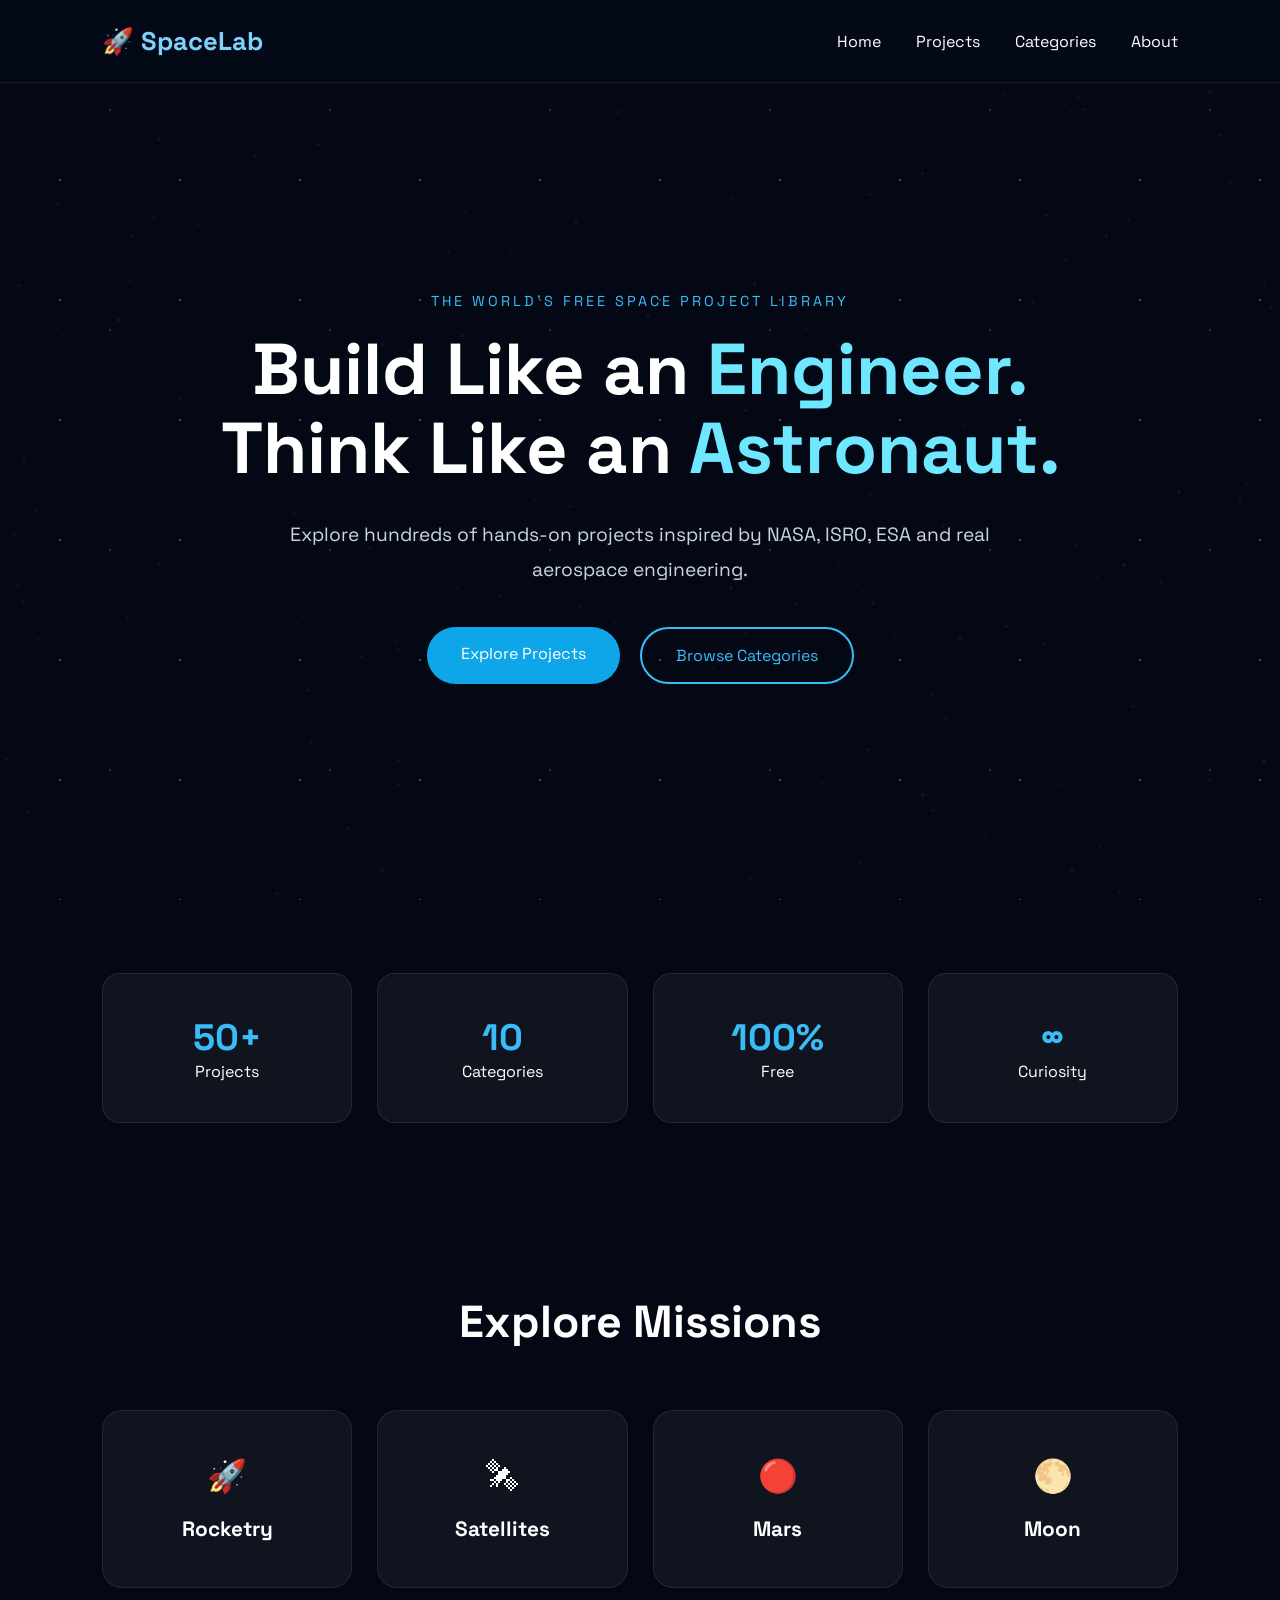
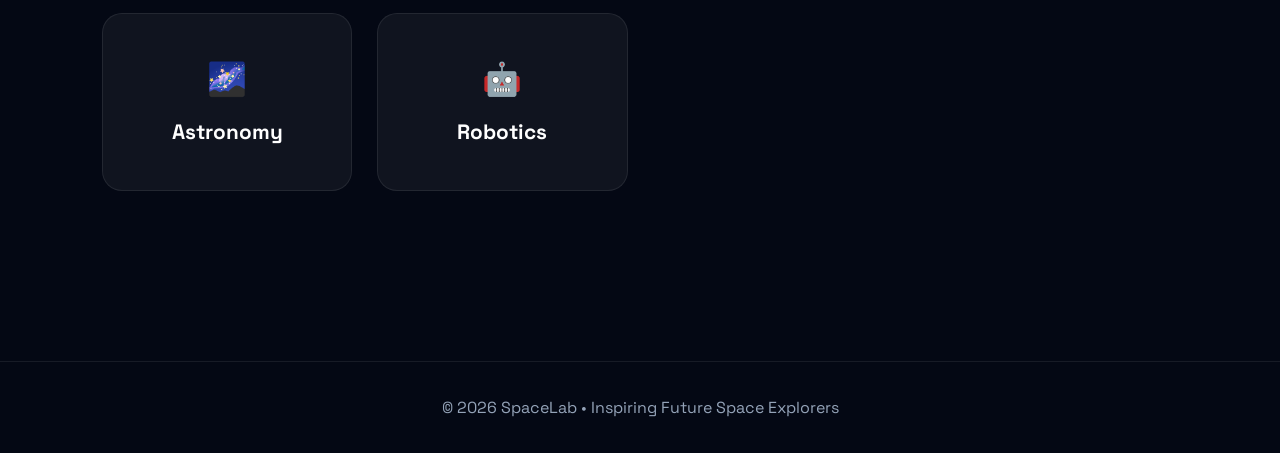
<file: index.html>
<!DOCTYPE html>
<html lang="en">

<head>
    <meta charset="UTF-8">
    <meta name="viewport" content="width=device-width, initial-scale=1.0">
    <title>SpaceLab | Build. Explore. Discover.</title>

    <link rel="stylesheet" href="css/style.css">

    <link rel="preconnect" href="https://fonts.googleapis.com">
    <link rel="preconnect" href="https://fonts.gstatic.com" crossorigin>

    <link href="https://fonts.googleapis.com/css2?family=Space+Grotesk:wght@300;400;500;600;700&display=swap" rel="stylesheet">
</head>

<body>

<div class="stars"></div>

<header>

<nav class="navbar">

<div class="logo">
🚀 SpaceLab
</div>

<ul class="nav-links">

<li><a href="index.html">Home</a></li>

<li><a href="projects.html">Projects</a></li>

<li><a href="categories.html">Categories</a></li>

<li><a href="about.html">About</a></li>

</ul>

</nav>

</header>

<section class="hero">

<p class="tag">
THE WORLD'S FREE SPACE PROJECT LIBRARY
</p>

<h1>

Build Like an <span>Engineer.</span><br>
Think Like an <span>Astronaut.</span>

</h1>

<p class="subtitle">

Explore hundreds of hands-on projects inspired by
NASA, ISRO, ESA and real aerospace engineering.

</p>

<div class="buttons">

<a href="projects.html" class="primary-btn">

Explore Projects

</a>

<a href="categories.html" class="secondary-btn">

Browse Categories

</a>

</div>

</section>

<section class="stats">

<div class="stat-card">

<h2>50+</h2>

<p>Projects</p>

</div>

<div class="stat-card">

<h2>10</h2>

<p>Categories</p>

</div>

<div class="stat-card">

<h2>100%</h2>

<p>Free</p>

</div>

<div class="stat-card">

<h2>∞</h2>

<p>Curiosity</p>

</div>

</section>

<section class="categories">

<h2>Explore Missions</h2>

<div class="category-grid">

<div class="category-card">

🚀

<h3>Rocketry</h3>

</div>

<div class="category-card">

🛰

<h3>Satellites</h3>

</div>

<div class="category-card">

🔴

<h3>Mars</h3>

</div>

<div class="category-card">

🌕

<h3>Moon</h3>

</div>

<div class="category-card">

🌌

<h3>Astronomy</h3>

</div>

<div class="category-card">

🤖

<h3>Robotics</h3>

</div>

</div>

</section>

<footer>

<p>

© 2026 SpaceLab • Inspiring Future Space Explorers

</p>

</footer>

<script src="js/script.js"></script>

<script src="js/stars.js"></script>

</body>

</html>
</file>
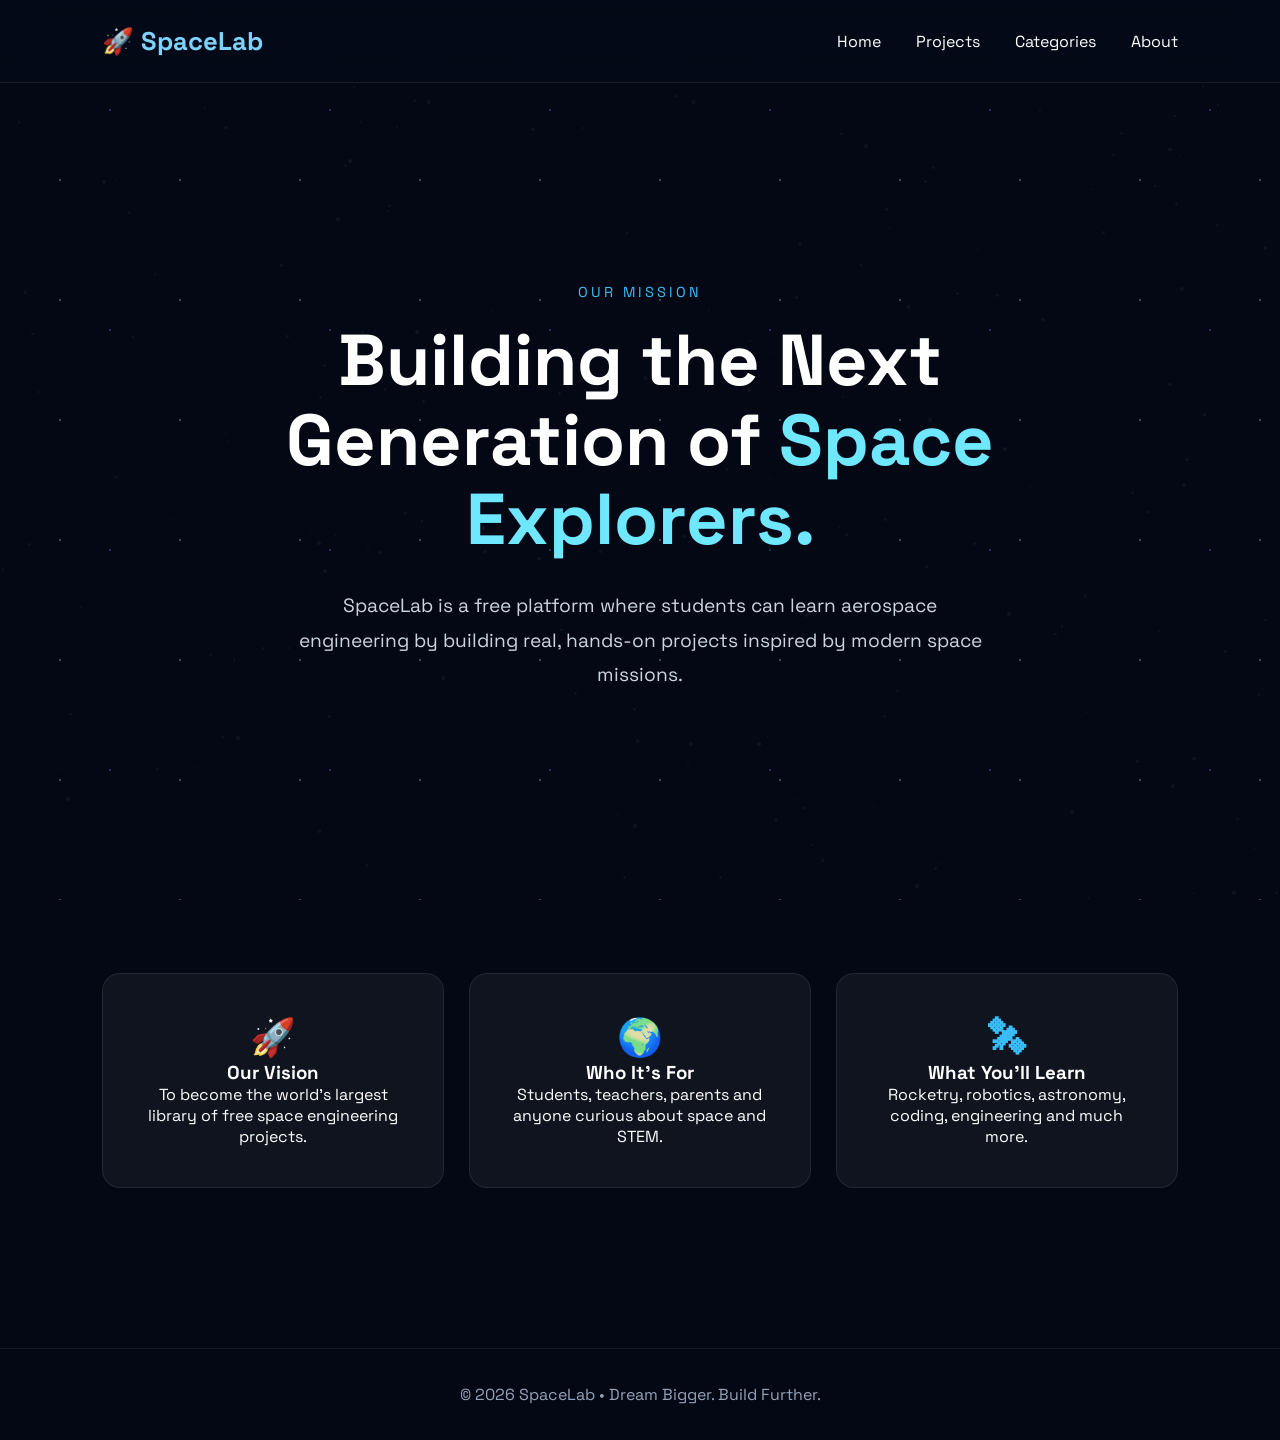
<file: about.html>
<!DOCTYPE html>
<html lang="en">

<head>

<meta charset="UTF-8">

<meta name="viewport" content="width=device-width, initial-scale=1.0">

<title>About | SpaceLab</title>

<link rel="stylesheet" href="css/style.css">

<link href="https://fonts.googleapis.com/css2?family=Space+Grotesk:wght@300;400;500;600;700&display=swap"
rel="stylesheet">

</head>

<body>

<div class="stars"></div>

<header>

<nav class="navbar">

<div class="logo">

🚀 SpaceLab

</div>

<ul class="nav-links">

<li><a href="index.html">Home</a></li>

<li><a href="projects.html">Projects</a></li>

<li><a href="categories.html">Categories</a></li>

<li><a href="about.html">About</a></li>

</ul>

</nav>

</header>

<section class="hero">

<p class="tag">

OUR MISSION

</p>

<h1>

Building the Next Generation of

<span>Space Explorers.</span>

</h1>

<p class="subtitle">

SpaceLab is a free platform where students can
learn aerospace engineering by building real,
hands-on projects inspired by modern space
missions.

</p>

</section>

<section class="stats">

<div class="stat-card">

<h2>🚀</h2>

<h3>Our Vision</h3>

<p>

To become the world's largest library of free
space engineering projects.

</p>

</div>

<div class="stat-card">

<h2>🌍</h2>

<h3>Who It's For</h3>

<p>

Students, teachers, parents and anyone curious
about space and STEM.

</p>

</div>

<div class="stat-card">

<h2>🛰</h2>

<h3>What You'll Learn</h3>

<p>

Rocketry, robotics, astronomy, coding,
engineering and much more.

</p>

</div>

</section>

<footer>

<p>

© 2026 SpaceLab • Dream Bigger. Build Further.

</p>

</footer>

<script src="js/script.js"></script>
  <script src="js/stars.js"></script>

</body>

</html>
</file>
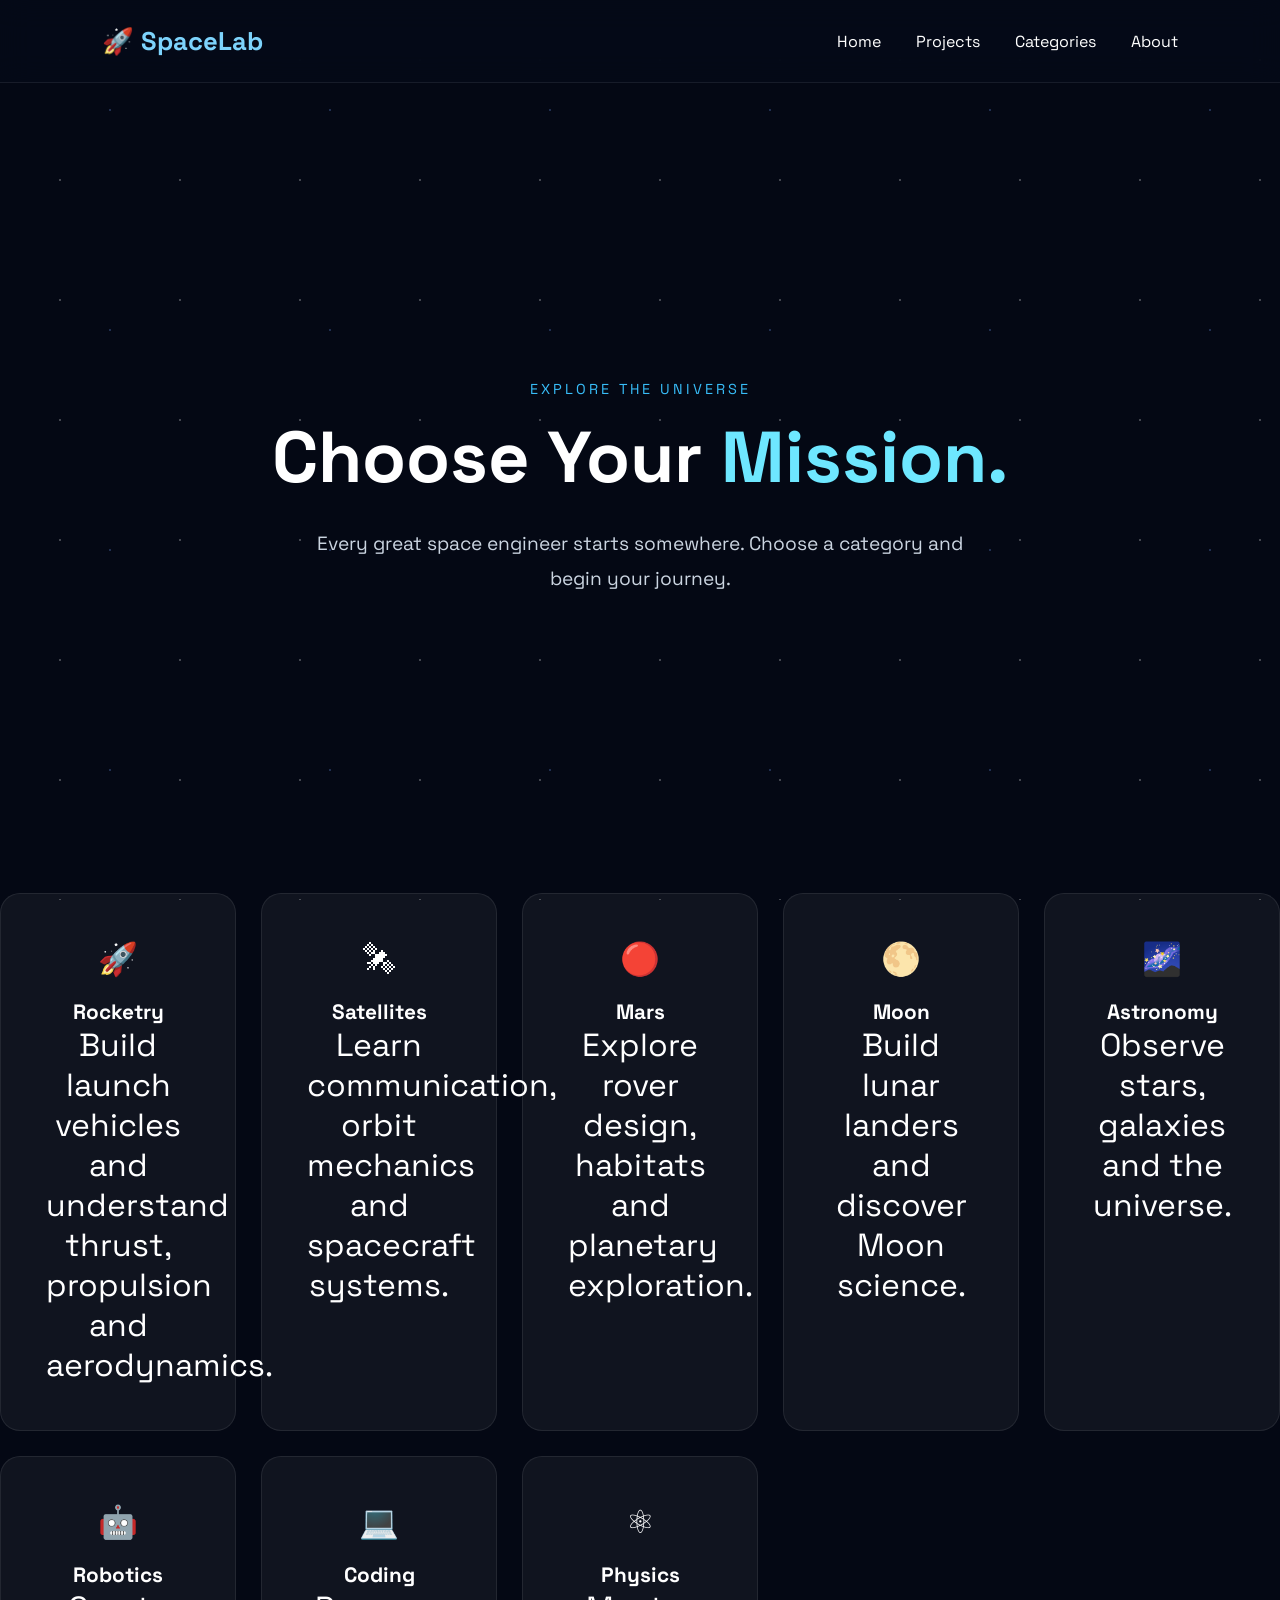
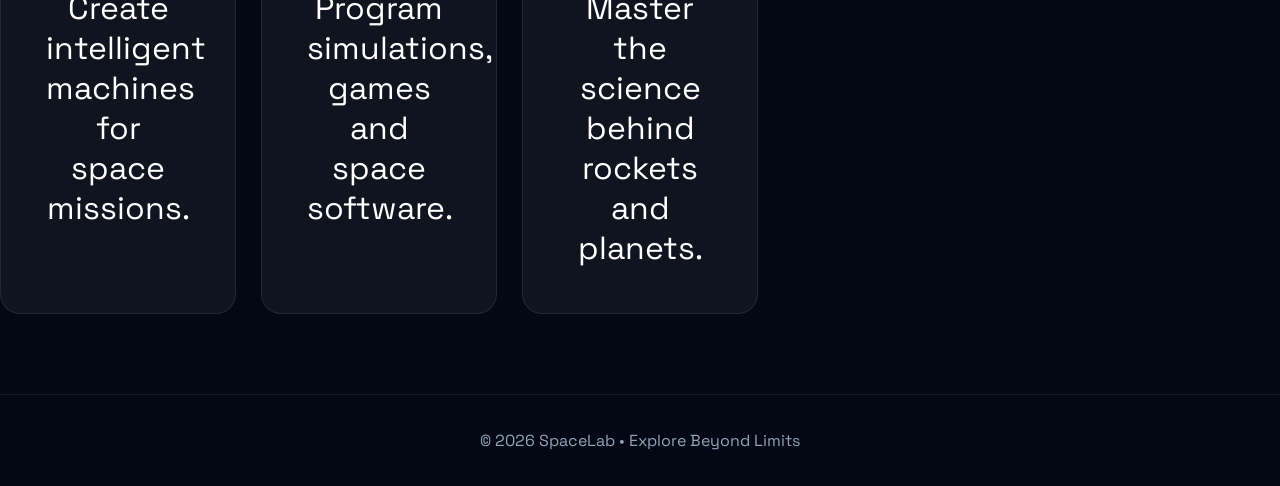
<file: categories.html>
<!DOCTYPE html>
<html lang="en">

<head>

<meta charset="UTF-8">
<meta name="viewport" content="width=device-width, initial-scale=1.0">

<title>Categories | SpaceLab</title>

<link rel="stylesheet" href="css/style.css">

<link href="https://fonts.googleapis.com/css2?family=Space+Grotesk:wght@300;400;700&display=swap" rel="stylesheet">

</head>

<body>

<div class="stars"></div>

<header>

<nav class="navbar">

<div class="logo">🚀 SpaceLab</div>

<ul class="nav-links">

<li><a href="index.html">Home</a></li>

<li><a href="projects.html">Projects</a></li>

<li><a href="categories.html">Categories</a></li>

<li><a href="about.html">About</a></li>

</ul>

</nav>

</header>

<section class="hero">

<p class="tag">
EXPLORE THE UNIVERSE
</p>

<h1>

Choose Your

<span>Mission.</span>

</h1>

<p class="subtitle">

Every great space engineer starts somewhere.
Choose a category and begin your journey.

</p>

</section>

<section class="category-grid">

<div class="category-card">

🚀

<h3>Rocketry</h3>

<p>
Build launch vehicles and understand thrust,
propulsion and aerodynamics.
</p>

</div>

<div class="category-card">

🛰

<h3>Satellites</h3>

<p>
Learn communication, orbit mechanics and
spacecraft systems.
</p>

</div>

<div class="category-card">

🔴

<h3>Mars</h3>

<p>
Explore rover design, habitats and planetary
exploration.
</p>

</div>

<div class="category-card">

🌕

<h3>Moon</h3>

<p>
Build lunar landers and discover Moon science.
</p>

</div>

<div class="category-card">

🌌

<h3>Astronomy</h3>

<p>
Observe stars, galaxies and the universe.
</p>

</div>

<div class="category-card">

🤖

<h3>Robotics</h3>

<p>
Create intelligent machines for space missions.
</p>

</div>

<div class="category-card">

💻

<h3>Coding</h3>

<p>
Program simulations, games and space software.
</p>

</div>

<div class="category-card">

⚛

<h3>Physics</h3>

<p>
Master the science behind rockets and planets.
</p>

</div>

</section>

<footer>

<p>

© 2026 SpaceLab • Explore Beyond Limits

</p>

</footer>

<script src="js/script.js"></script>

</body>

</html>
</file>
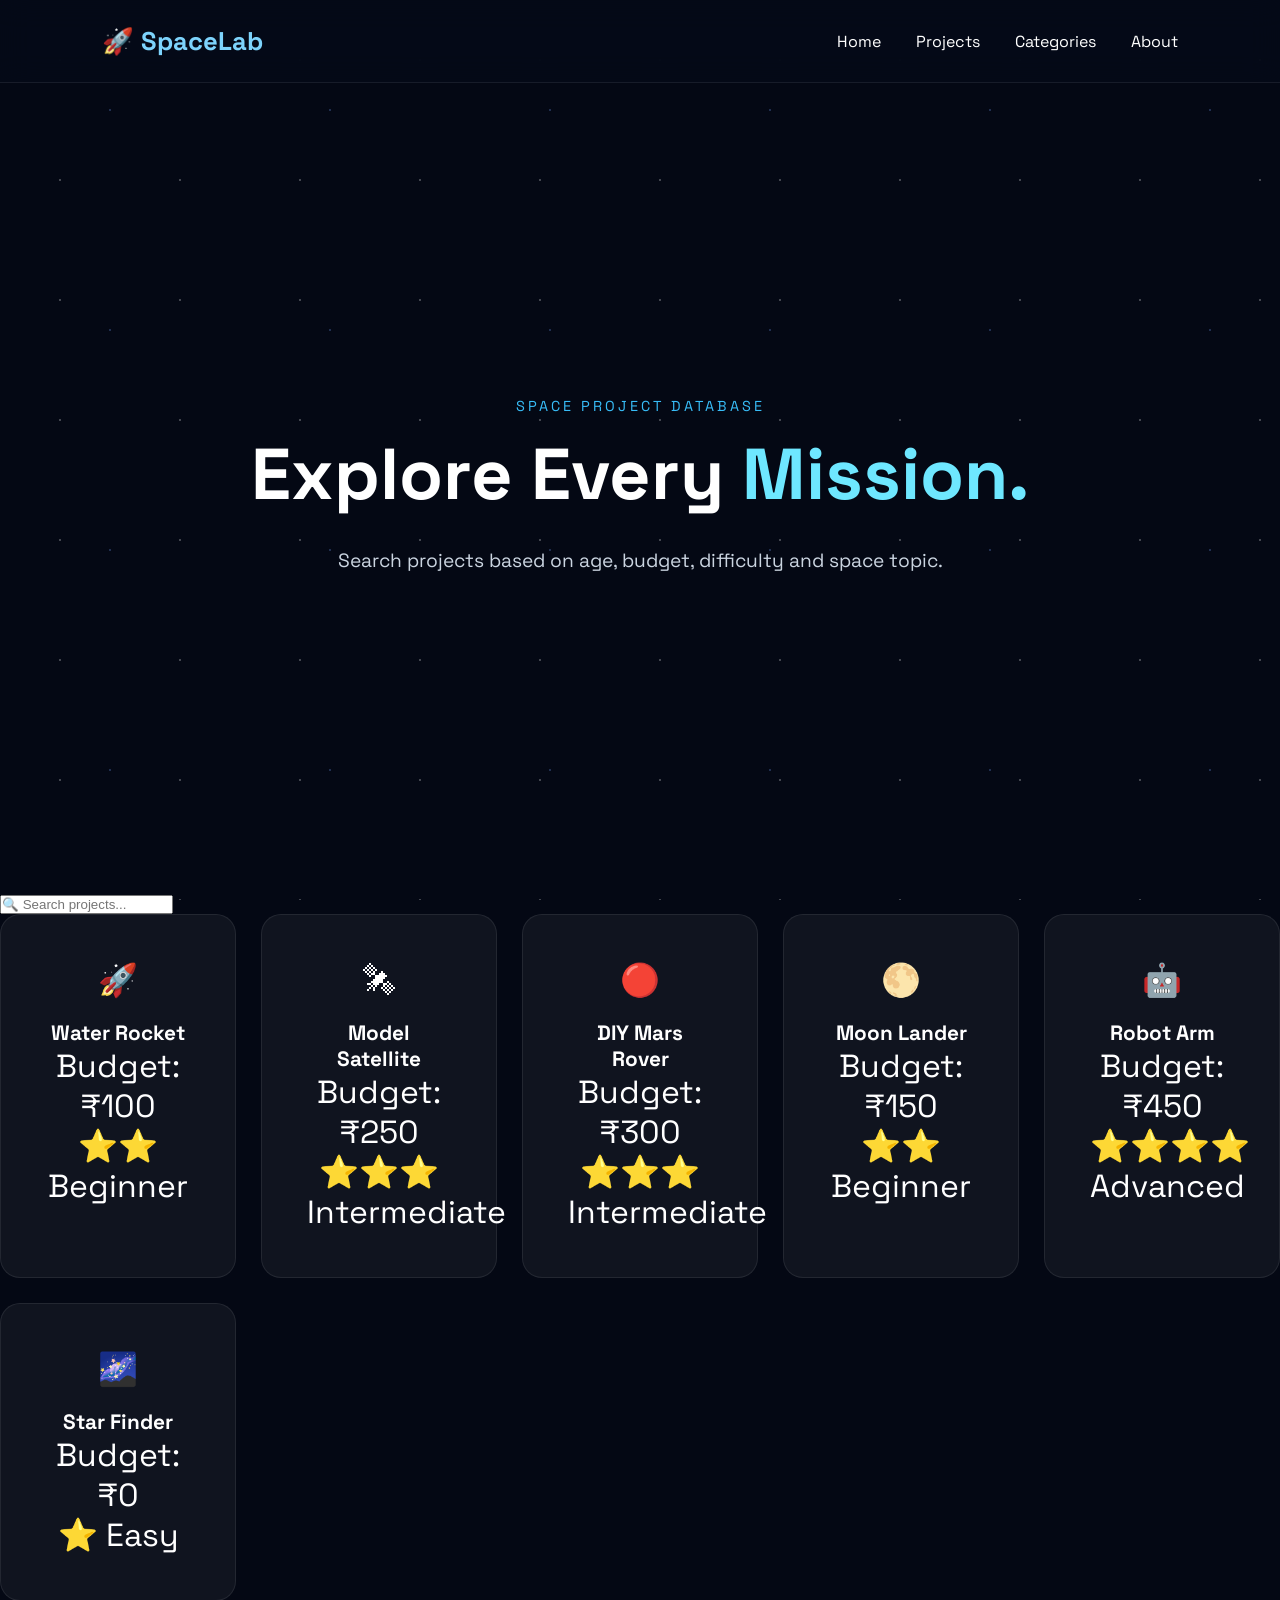
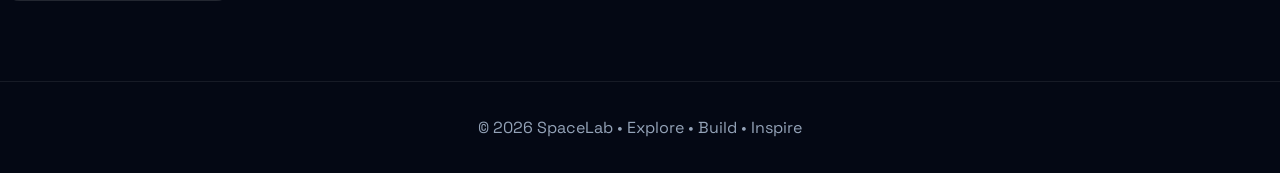
<file: projects.html>
<!DOCTYPE html>
<html lang="en">

<head>
    <meta charset="UTF-8">
    <meta name="viewport" content="width=device-width, initial-scale=1.0">

    <title>Projects | SpaceLab</title>

    <link rel="stylesheet" href="css/style.css">

    <link rel="preconnect" href="https://fonts.googleapis.com">
    <link rel="preconnect" href="https://fonts.gstatic.com" crossorigin>

    <link href="https://fonts.googleapis.com/css2?family=Space+Grotesk:wght@300;400;600;700&display=swap"
        rel="stylesheet">
</head>

<body>

<div class="stars"></div>

<header>

<nav class="navbar">

<div class="logo">
🚀 SpaceLab
</div>

<ul class="nav-links">

<li><a href="index.html">Home</a></li>

<li><a href="projects.html">Projects</a></li>

<li><a href="#">Categories</a></li>

<li><a href="#">About</a></li>

</ul>

</nav>

</header>

<section class="hero">

<p class="tag">
SPACE PROJECT DATABASE
</p>

<h1>

Explore Every
<span>Mission.</span>

</h1>

<p class="subtitle">

Search projects based on age, budget,
difficulty and space topic.

</p>

</section>

<section class="search-container">

<input

type="text"

placeholder="🔍 Search projects..."

class="search-bar"

>

</section>

<section class="category-grid">

<div class="category-card">

🚀

<h3>Water Rocket</h3>

<p>Budget: ₹100</p>

<p>⭐⭐ Beginner</p>

</div>

<div class="category-card">

🛰

<h3>Model Satellite</h3>

<p>Budget: ₹250</p>

<p>⭐⭐⭐ Intermediate</p>

</div>

<div class="category-card">

🔴

<h3>DIY Mars Rover</h3>

<p>Budget: ₹300</p>

<p>⭐⭐⭐ Intermediate</p>

</div>

<div class="category-card">

🌕

<h3>Moon Lander</h3>

<p>Budget: ₹150</p>

<p>⭐⭐ Beginner</p>

</div>

<div class="category-card">

🤖

<h3>Robot Arm</h3>

<p>Budget: ₹450</p>

<p>⭐⭐⭐⭐ Advanced</p>

</div>

<div class="category-card">

🌌

<h3>Star Finder</h3>

<p>Budget: ₹0</p>

<p>⭐ Easy</p>

</div>

</section>

<footer>

<p>

© 2026 SpaceLab • Explore • Build • Inspire

</p>

</footer>

<script src="js/script.js"></script>

</body>

</html>
</file>
<file: css/style.css>
/* =========================
   GOOGLE FONT
========================= */

*{
    margin:0;
    padding:0;
    box-sizing:border-box;
}

html{
    scroll-behavior:smooth;
}

body{

    font-family:'Space Grotesk',sans-serif;

    background:#040814;

    color:white;

    overflow-x:hidden;

}

/* =========================
   Animated Background
========================= */

.stars{

    position:fixed;

    width:100%;
    height:100%;

    top:0;
    left:0;

    background:
    radial-gradient(white 1px, transparent 1px),
    radial-gradient(#7aa2ff 1px, transparent 1px);

    background-size:120px 120px,220px 220px;

    opacity:.25;

    z-index:-2;

}

/* =========================
   Navigation
========================= */

.navbar{

    display:flex;

    justify-content:space-between;

    align-items:center;

    padding:25px 8%;

    position:sticky;

    top:0;

    backdrop-filter:blur(15px);

    background:rgba(6,12,25,.65);

    border-bottom:1px solid rgba(255,255,255,.08);

    z-index:1000;

}

.logo{

    font-size:1.6rem;

    font-weight:700;

    color:#7dd3fc;

}

.nav-links{

    list-style:none;

    display:flex;

    gap:35px;

}

.nav-links a{

    text-decoration:none;

    color:white;

    transition:.3s;

}

.nav-links a:hover{

    color:#38bdf8;

}

/* =========================
   Hero
========================= */

.hero{

    min-height:90vh;

    display:flex;

    flex-direction:column;

    justify-content:center;

    align-items:center;

    text-align:center;

    padding:40px 8%;

}

.tag{

    color:#38bdf8;

    letter-spacing:3px;

    font-size:.9rem;

    margin-bottom:20px;

}

.hero h1{

    font-size:4.5rem;

    max-width:900px;

    line-height:1.1;

}

.hero span{

    color:#6ee7ff;

}

.subtitle{

    margin-top:30px;

    max-width:700px;

    color:#cbd5e1;

    font-size:1.2rem;

    line-height:1.8;

}

/* =========================
   Buttons
========================= */

.buttons{

    display:flex;

    gap:20px;

    margin-top:40px;

    flex-wrap:wrap;

}

.primary-btn{

    background:#0ea5e9;

    color:white;

    padding:16px 34px;

    border-radius:50px;

    text-decoration:none;

    transition:.3s;

}

.primary-btn:hover{

    transform:translateY(-5px);

    box-shadow:0 0 25px #0ea5e9;

}

.secondary-btn{

    border:2px solid #38bdf8;

    color:#38bdf8;

    text-decoration:none;

    padding:16px 34px;

    border-radius:50px;

    transition:.3s;

}

.secondary-btn:hover{

    background:#38bdf8;

    color:#04111f;

}

/* =========================
   Stats
========================= */

.stats{

    display:grid;

    grid-template-columns:repeat(auto-fit,minmax(180px,1fr));

    gap:25px;

    padding:80px 8%;

}

.stat-card{

    background:rgba(255,255,255,.05);

    border:1px solid rgba(255,255,255,.08);

    border-radius:18px;

    padding:40px;

    text-align:center;

    transition:.35s;

}

.stat-card:hover{

    transform:translateY(-10px);

    box-shadow:0 0 25px rgba(56,189,248,.35);

}

.stat-card h2{

    color:#38bdf8;

    font-size:2.3rem;

}

/* =========================
   Categories
========================= */

.categories{

    padding:90px 8%;

}

.categories h2{

    text-align:center;

    font-size:2.8rem;

    margin-bottom:60px;

}

.category-grid{

    display:grid;

    grid-template-columns:repeat(auto-fit,minmax(220px,1fr));

    gap:25px;

}

.category-card{

    background:rgba(255,255,255,.05);

    border-radius:20px;

    padding:45px;

    text-align:center;

    border:1px solid rgba(255,255,255,.08);

    transition:.35s;

    font-size:2rem;

}

.category-card:hover{

    transform:translateY(-10px);

    border-color:#38bdf8;

    box-shadow:0 0 30px rgba(56,189,248,.3);

}

.category-card h3{

    margin-top:20px;

    font-size:1.3rem;

}

/* =========================
   Footer
========================= */

footer{

    padding:35px;

    text-align:center;

    color:#94a3b8;

    border-top:1px solid rgba(255,255,255,.08);

    margin-top:80px;

}

/* =========================
   Mobile
========================= */

@media(max-width:768px){

.hero h1{

font-size:2.7rem;

}

.navbar{

flex-direction:column;

gap:20px;

}

.nav-links{

gap:20px;

flex-wrap:wrap;

justify-content:center;

}

.buttons{

justify-content:center;

}

}

/* Reveal Animation */

.hidden{

    opacity:0;

    transform:translateY(40px);

    transition:all .8s ease;

}

.show{

    opacity:1;

    transform:translateY(0);

}
/* ================================
   Animated Stars
================================ */

.star{

    position:absolute;

    background:white;

    border-radius:50%;

    opacity:.2;

    animation:twinkle infinite ease-in-out;

}

@keyframes twinkle{

0%{
opacity:.2;
transform:scale(1);
}

50%{
opacity:1;
transform:scale(1.8);
}

100%{
opacity:.2;
transform:scale(1);
}

}
</file>
